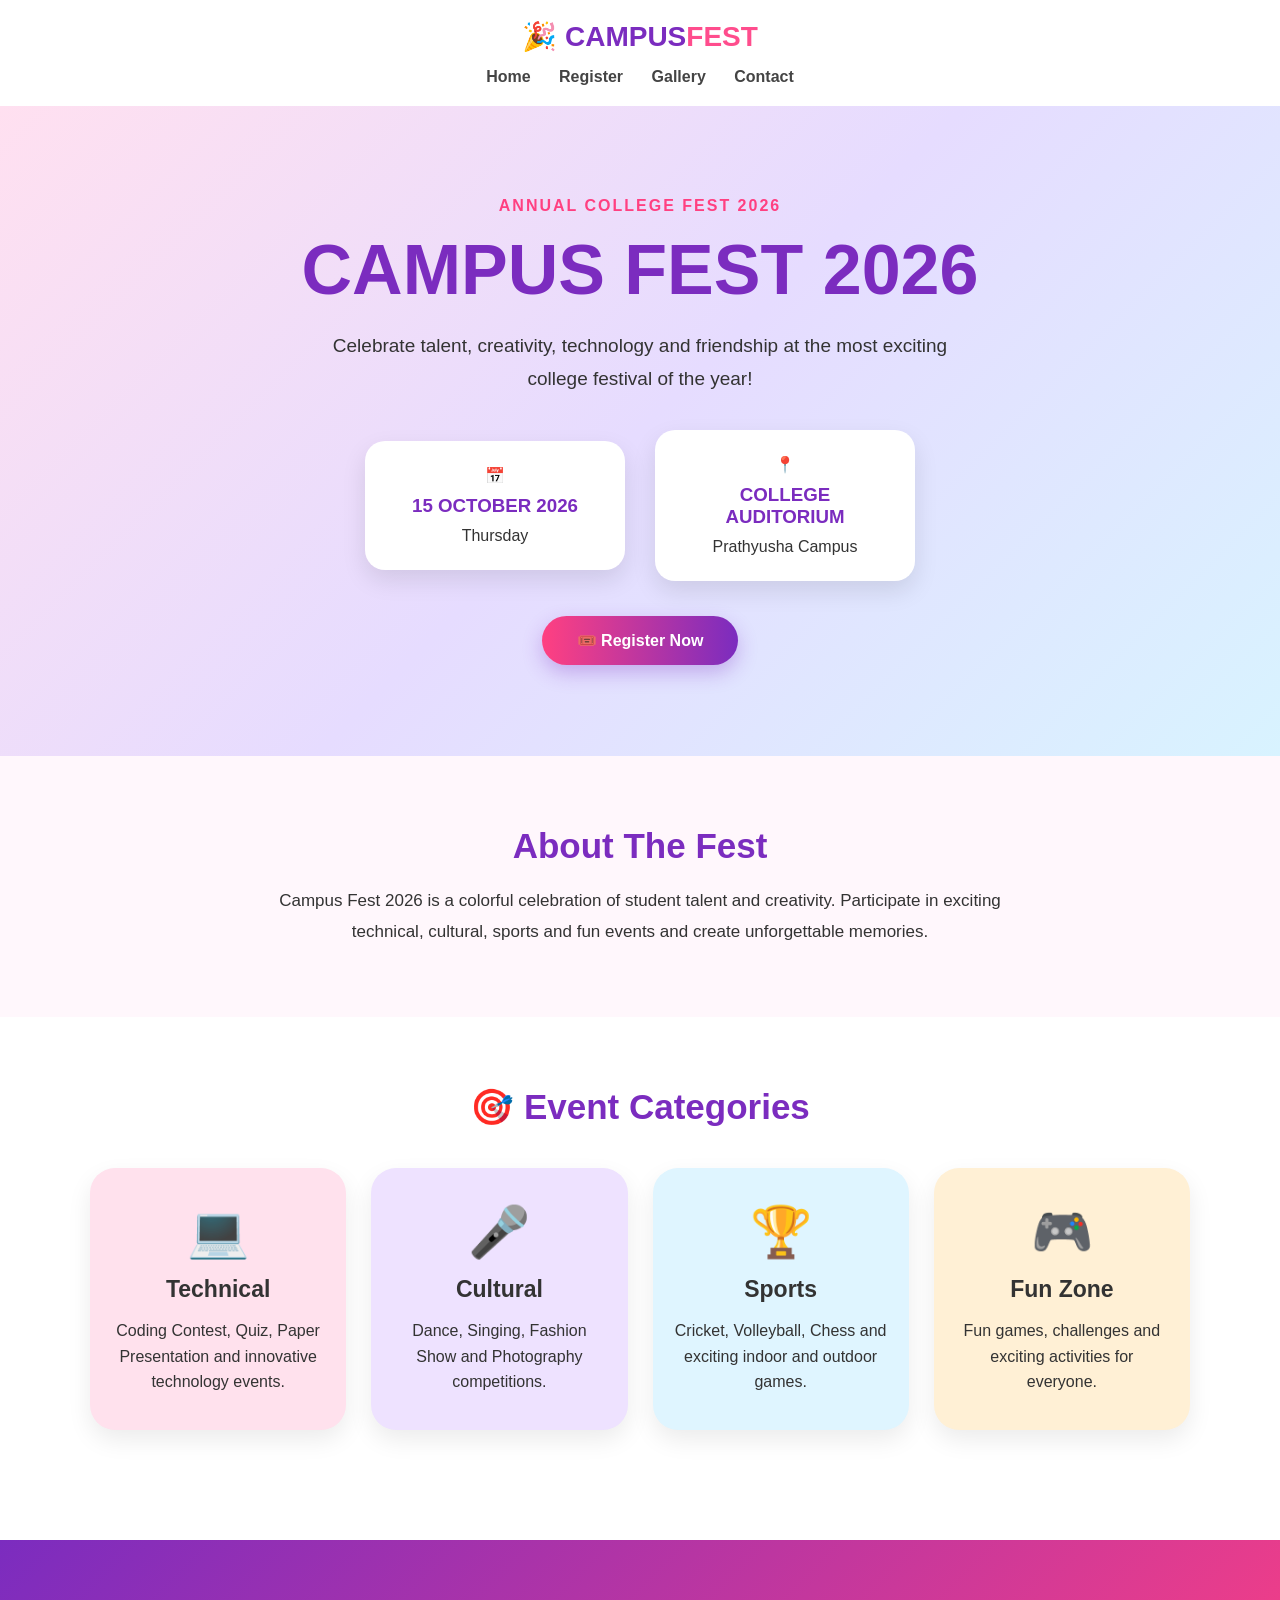
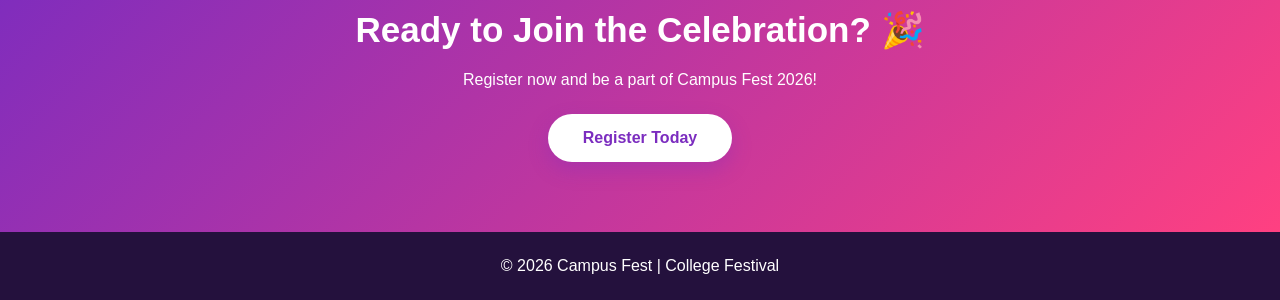
<file: index.html>
<!DOCTYPE html>
<html>
<head>
    <title>Campus Fest 2026</title>
    <link rel="stylesheet" href="style.css">
</head>

<body>

    <nav>
        <h2>🎉 CAMPUS<span>FEST</span></h2>

        <div>
            <a href="index.html">Home</a>
            <a href="register.html">Register</a>
            <a href="gallery.html">Gallery</a>
            <a href="contact.html">Contact</a>
        </div>
    </nav>


    <section class="hero">

        <p class="small-title"> ANNUAL COLLEGE FEST 2026 </p>

        <h1>CAMPUS FEST 2026</h1>

        <p class="hero-text">
            Celebrate talent, creativity, technology and friendship
            at the most exciting college festival of the year!
        </p>

        <div class="event-info">

            <div>
                📅
                <h3>15 OCTOBER 2026</h3>
                <p>Thursday</p>
            </div>

            <div>
                📍
                <h3>COLLEGE AUDITORIUM</h3>
                <p>Prathyusha Campus</p>
            </div>

        </div>

        <a class="button" href="register.html">
            🎟️ Register Now
        </a>

    </section>


    <section class="about">

        <h2>About The Fest</h2>

        <p>
            Campus Fest 2026 is a colorful celebration of student talent
            and creativity. Participate in exciting technical, cultural,
            sports and fun events and create unforgettable memories.
        </p>

    </section>


    <section class="categories">

        <h2>🎯 Event Categories</h2>

        <div class="card-container">

            <div class="card pink">
                <div class="icon">💻</div>
                <h3>Technical</h3>
                <p>
                    Coding Contest, Quiz, Paper Presentation
                    and innovative technology events.
                </p>
            </div>

            <div class="card purple">
                <div class="icon">🎤</div>
                <h3>Cultural</h3>
                <p>
                    Dance, Singing, Fashion Show and
                    Photography competitions.
                </p>
            </div>

            <div class="card blue">
                <div class="icon">🏆</div>
                <h3>Sports</h3>
                <p>
                    Cricket, Volleyball, Chess and
                    exciting indoor and outdoor games.
                </p>
            </div>

            <div class="card orange">
                <div class="icon">🎮</div>
                <h3>Fun Zone</h3>
                <p>
                    Fun games, challenges and exciting
                    activities for everyone.
                </p>
            </div>

        </div>

    </section>


    <section class="cta">

        <h2>Ready to Join the Celebration? 🎉</h2>

        <p>
            Register now and be a part of Campus Fest 2026!
        </p>

        <a class="button white-button" href="register.html">
            Register Today
        </a>

    </section>


    <footer>
        <p>©️ 2026 Campus Fest | College Festival</p>
    </footer>

</body>
</html>
</file>
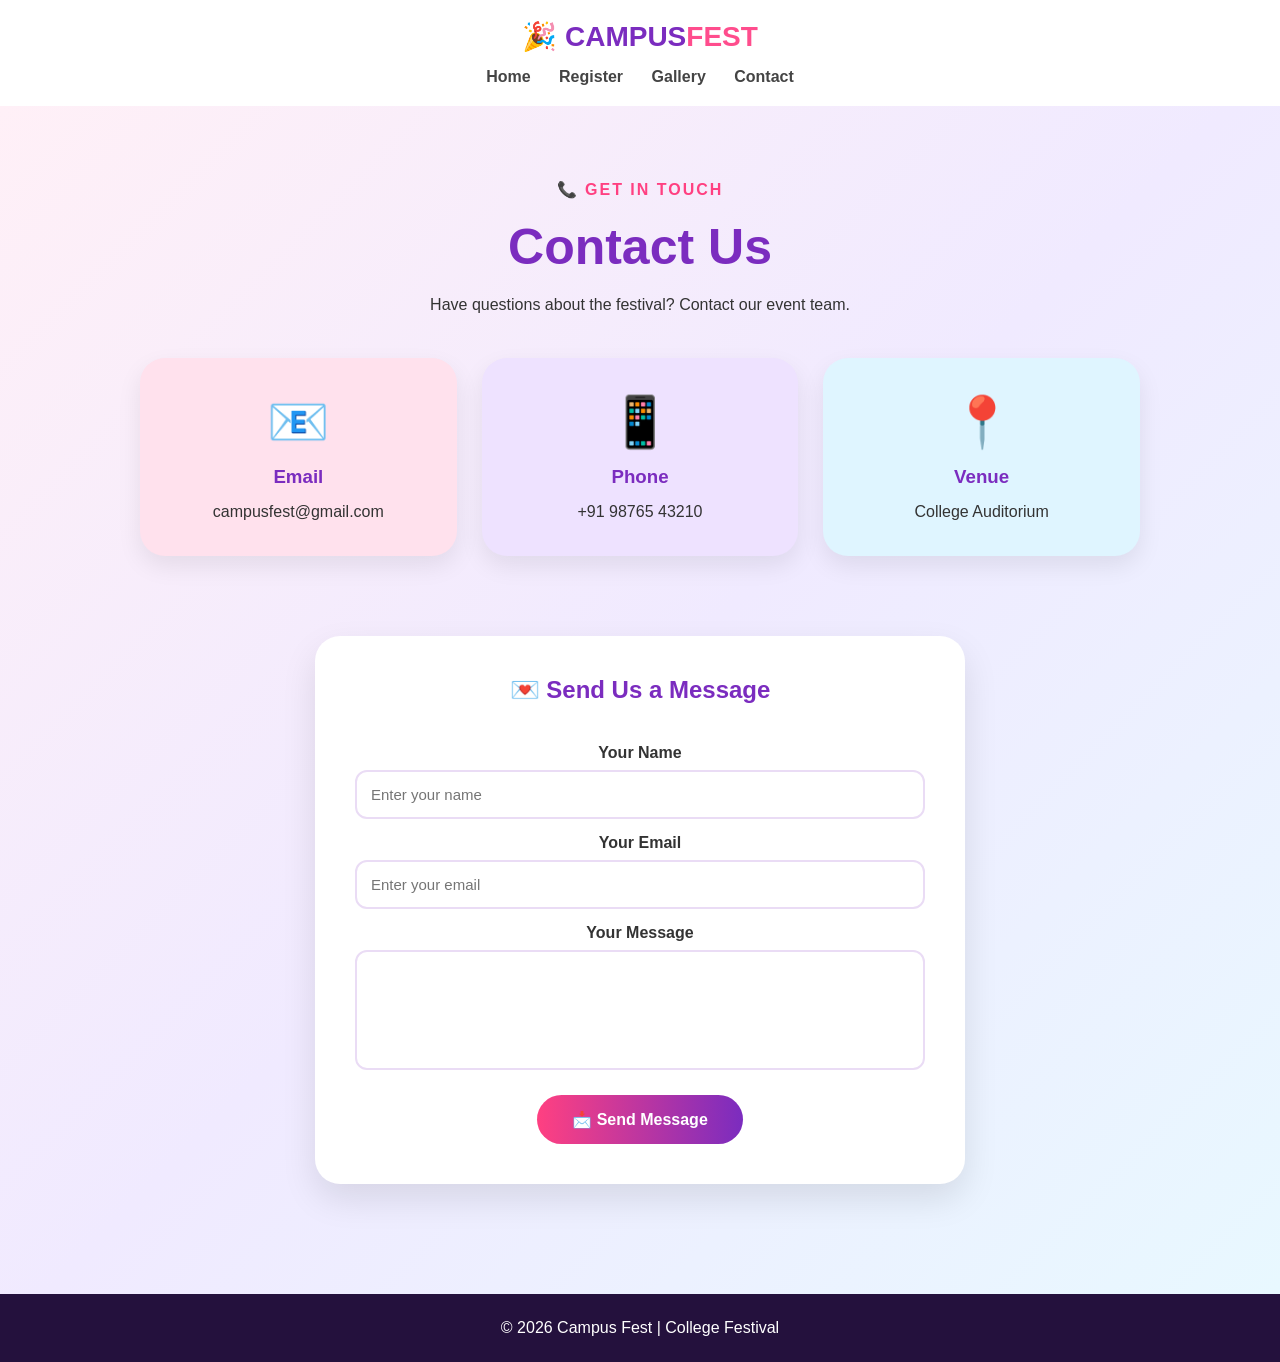
<file: contact.html>
<!DOCTYPE html>
<html>
<head>
    <title>Contact - Campus Fest</title>
    <link rel="stylesheet" href="style.css">
</head>

<body>

    <nav>
        <h2>🎉 CAMPUS<span>FEST</span></h2>

        <div>
            <a href="index.html">Home</a>
            <a href="register.html">Register</a>
            <a href="gallery.html">Gallery</a>
            <a href="contact.html">Contact</a>
        </div>
    </nav>


    <section class="page">

        <p class="small-title">📞 GET IN TOUCH</p>

        <h1>Contact Us</h1>

        <p>
            Have questions about the festival? Contact our event team.
        </p>


        <div class="contact-container">

            <div class="contact-card pink">
                <div class="icon">📧</div>
                <h3>Email</h3>
                <p>campusfest@gmail.com</p>
            </div>


            <div class="contact-card purple">
                <div class="icon">📱</div>
                <h3>Phone</h3>
                <p>+91 98765 43210</p>
            </div>


            <div class="contact-card blue">
                <div class="icon">📍</div>
                <h3>Venue</h3>
                <p>College Auditorium</p>
            </div>

        </div>


        <form>

            <h2>💌 Send Us a Message</h2>

            <label>Your Name</label>
            <input type="text" placeholder="Enter your name">


            <label>Your Email</label>
            <input type="email" placeholder="Enter your email">


            <label>Your Message</label>
            <textarea
                placeholder="Write your message">
            </textarea>


            <button type="submit">
                📩 Send Message
            </button>

        </form>

    </section>


    <footer>
        <p>©️ 2026 Campus Fest | College Festival</p>
    </footer>

</body>
</html>
</file>
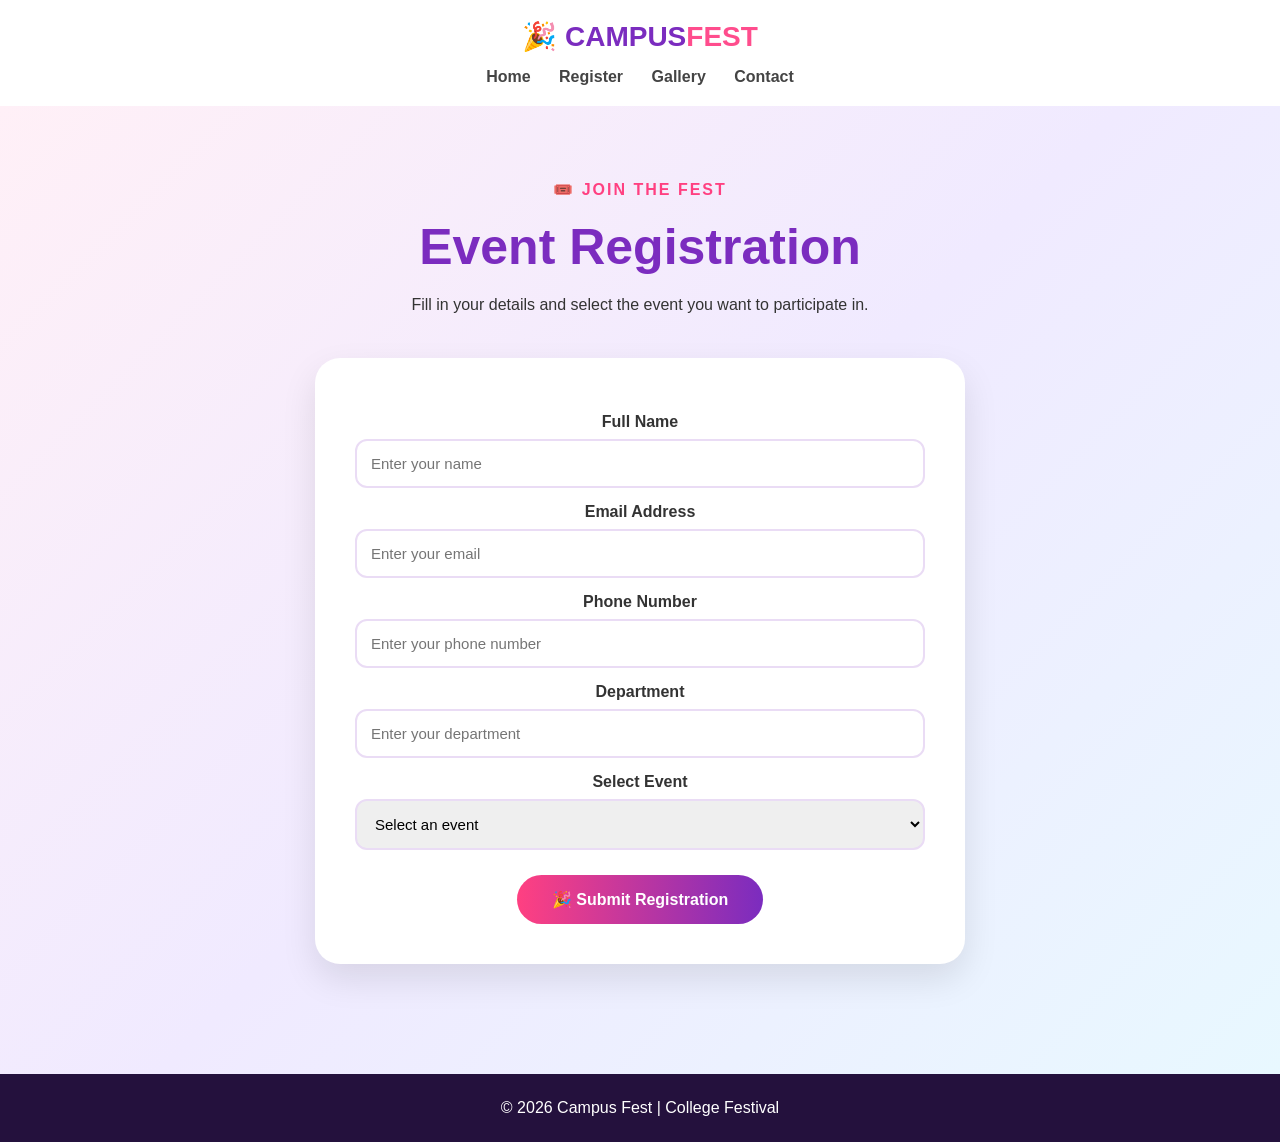
<file: register.html>
<!DOCTYPE html>
<html>
<head>
    <title>Register - Campus Fest</title>
    <link rel="stylesheet" href="style.css">
</head>

<body>

    <!-- Navigation -->
    <nav>

        <h2>🎉 CAMPUS<span>FEST</span></h2>

        <div>
            <a href="index.html">Home</a>
            <a href="register.html">Register</a>
            <a href="gallery.html">Gallery</a>
            <a href="contact.html">Contact</a>
        </div>

    </nav>


    <!-- Registration Section -->
    <section class="page">

        <p class="small-title">🎟️ JOIN THE FEST</p>

        <h1>Event Registration</h1>

        <p>
            Fill in your details and select the event you want to participate in.
        </p>


        <!-- Registration Form -->
        <form action="gallery.html">


            <label>Full Name</label>

            <input
                type="text"
                placeholder="Enter your name"
                required
            >


            <label>Email Address</label>

            <input
                type="email"
                placeholder="Enter your email"
                required
            >


            <label>Phone Number</label>

            <input
                type="text"
                placeholder="Enter your phone number"
                required
            >


            <label>Department</label>

            <input
                type="text"
                placeholder="Enter your department"
                required
            >


            <label>Select Event</label>

            <select required>

                <option value="">
                    Select an event
                </option>

                <option>
                    Coding Contest
                </option>

                <option>
                    Paper Presentation
                </option>

                <option>
                    Quiz Competition
                </option>

                <option>
                    Dance
                </option>

                <option>
                    Singing
                </option>

                <option>
                    Fashion Show
                </option>

                <option>
                    Photography
                </option>

                <option>
                    Sports
                </option>

            </select>


            <!-- Submit Button -->
            <button type="submit">
                🎉 Submit Registration
            </button>

        </form>

    </section>


    <!-- Footer -->
    <footer>

        <p>
            ©️ 2026 Campus Fest | College Festival
        </p>

    </footer>

</body>
</html>
</file>
<file: style.css>
* {
    box-sizing: border-box;
    margin: 0;
    padding: 0;
}


body {
    font-family: Arial, sans-serif;
    background: #fff7fc;
    color: #333;
    text-align: center;
}


/* NAVIGATION */

nav {
    width: 100%;
    background: white;
    padding: 20px;
    box-shadow: 0 3px 15px rgba(0,0,0,0.08);

    display: flex;
    flex-direction: column;
    align-items: center;
    justify-content: center;

    gap: 15px;
}


nav h2 {
    color: #7b2cbf;
    font-size: 28px;
}


nav h2 span {
    color: #ff4d8d;
}


nav a {
    text-decoration: none;
    color: #444;
    font-weight: bold;
    margin: 0 12px;
}


nav a:hover {
    color: #ff4081;
}


/* HOME HERO */

.hero {
    min-height: 650px;

    display: flex;
    flex-direction: column;
    justify-content: center;
    align-items: center;

    padding: 60px 20px;

    background:
        linear-gradient(
            135deg,
            #ffe0f0,
            #e6dcff,
            #d8f3ff
        );
}


.small-title {
    color: #ff4081;
    font-weight: bold;
    letter-spacing: 2px;
    margin-bottom: 15px;
}


.hero h1 {
    font-size: 70px;
    color: #7b2cbf;
    margin-bottom: 20px;
}


.hero-text {
    max-width: 650px;
    font-size: 19px;
    line-height: 1.7;
}


.event-info {
    display: flex;
    justify-content: center;
    align-items: center;

    gap: 30px;

    margin: 35px 0;
}


.event-info div {
    background: white;
    padding: 25px;
    width: 260px;

    border-radius: 20px;

    box-shadow: 0 10px 25px rgba(0,0,0,0.1);
}


.event-info h3 {
    color: #7b2cbf;
    margin: 10px 0;
}


/* BUTTON */

.button {
    display: inline-block;

    padding: 15px 35px;

    background:
        linear-gradient(
            90deg,
            #ff4081,
            #7b2cbf
        );

    color: white;

    text-decoration: none;

    border-radius: 30px;

    font-weight: bold;

    box-shadow: 0 8px 20px rgba(123,44,191,0.3);
}


.button:hover {
    transform: scale(1.05);
}


/* ABOUT */

.about {
    padding: 70px 20px;
    text-align: center;
}


.about h2,
.categories h2,
.cta h2 {
    color: #7b2cbf;
    font-size: 35px;
    margin-bottom: 20px;
}


.about p {
    max-width: 750px;
    margin: auto;

    font-size: 17px;
    line-height: 1.8;
}


/* CATEGORY SECTION */

.categories {
    padding: 70px 20px;
    background: white;
}


.card-container {
    max-width: 1100px;

    margin: 40px auto;

    display: grid;

    grid-template-columns:
        repeat(4, 1fr);

    gap: 25px;

    justify-content: center;
}


.card {
    padding: 35px 20px;

    border-radius: 25px;

    text-align: center;

    box-shadow:
        0 10px 25px rgba(0,0,0,0.08);
}


.card h3 {
    font-size: 23px;
    margin: 15px 0;
}


.card p {
    line-height: 1.6;
}


.icon {
    font-size: 50px;
}


.pink {
    background: #ffe1ed;
}


.purple {
    background: #eee2ff;
}


.blue {
    background: #dff5ff;
}


.orange {
    background: #fff0d5;
}


/* CTA */

.cta {
    padding: 70px 20px;

    background:
        linear-gradient(
            135deg,
            #7b2cbf,
            #ff4081
        );

    color: white;
}


.cta h2 {
    color: white;
}


.cta p {
    margin-bottom: 25px;
}


.white-button {
    background: white;
    color: #7b2cbf;
}


/* OTHER PAGES */

.page {
    min-height: 750px;

    padding: 70px 20px;

    display: flex;
    flex-direction: column;

    align-items: center;

    text-align: center;

    background:
        linear-gradient(
            135deg,
            #fff0f7,
            #f0eaff,
            #e8f8ff
        );
}


.page h1 {
    font-size: 50px;
    color: #7b2cbf;
    margin-bottom: 15px;
}


.page > p {
    max-width: 650px;
    line-height: 1.7;
}


/* FORM */

form {
    width: 100%;
    max-width: 650px;

    margin: 40px auto;

    padding: 40px;

    background: white;

    border-radius: 25px;

    box-shadow:
        0 15px 35px rgba(0,0,0,0.1);

    display: flex;
    flex-direction: column;

    align-items: center;
}


form h2 {
    color: #7b2cbf;
    margin-bottom: 25px;
}


label {
    width: 100%;
    text-align: center;

    margin-top: 15px;
    margin-bottom: 8px;

    font-weight: bold;
}


input,
select,
textarea {
    width: 100%;

    padding: 14px;

    border: 2px solid #eadcf5;

    border-radius: 12px;

    font-size: 15px;

    outline: none;
}


input:focus,
select:focus,
textarea:focus {
    border-color: #ff4081;
}


textarea {
    height: 120px;
    resize: none;
}


form button {
    margin-top: 25px;

    padding: 15px 35px;

    border: none;

    border-radius: 30px;

    background:
        linear-gradient(
            90deg,
            #ff4081,
            #7b2cbf
        );

    color: white;

    font-size: 16px;

    font-weight: bold;

    cursor: pointer;
}


/* GALLERY */

.gallery {
    width: 100%;
    max-width: 1100px;

    margin: 40px auto;

    display: grid;

    grid-template-columns:
        repeat(3, 1fr);

    gap: 25px;

    justify-content: center;
}


.gallery-card {
    background: white;

    padding: 12px;

    border-radius: 20px;

    box-shadow:
        0 10px 25px rgba(0,0,0,0.1);
}


.gallery-card img {
    width: 100%;
    height: 230px;

    object-fit: cover;

    border-radius: 15px;
}


.gallery-card h3 {
    padding: 15px 5px;

    color: #7b2cbf;
}


/* CONTACT */

.contact-container {
    width: 100%;
    max-width: 1000px;

    margin: 40px auto;

    display: grid;

    grid-template-columns:
        repeat(3, 1fr);

    gap: 25px;

    justify-content: center;
}


.contact-card {
    padding: 35px 20px;

    border-radius: 25px;

    box-shadow:
        0 10px 25px rgba(0,0,0,0.08);
}


.contact-card h3 {
    margin: 15px 0;
    color: #7b2cbf;
}


/* FOOTER */

footer {
    background: #24113d;

    color: white;

    padding: 25px;

    text-align: center;
}


/* MOBILE */

@media (max-width: 800px) {

    nav a {
        display: block;
        margin: 10px;
    }


    .hero h1 {
        font-size: 45px;
    }


    .event-info {
        flex-direction: column;
    }


    .card-container {
        grid-template-columns: 1fr 1fr;
    }


    .gallery {
        grid-template-columns: 1fr 1fr;
    }


    .contact-container {
        grid-template-columns: 1fr;
    }

}


@media (max-width: 500px) {

    .hero h1 {
        font-size: 35px;
    }


    .card-container {
        grid-template-columns: 1fr;
    }


    .gallery {
        grid-template-columns: 1fr;
    }


    .page h1 {
        font-size: 38px;
    }


    form {
        padding: 25px 18px;
    }

}
</file>
